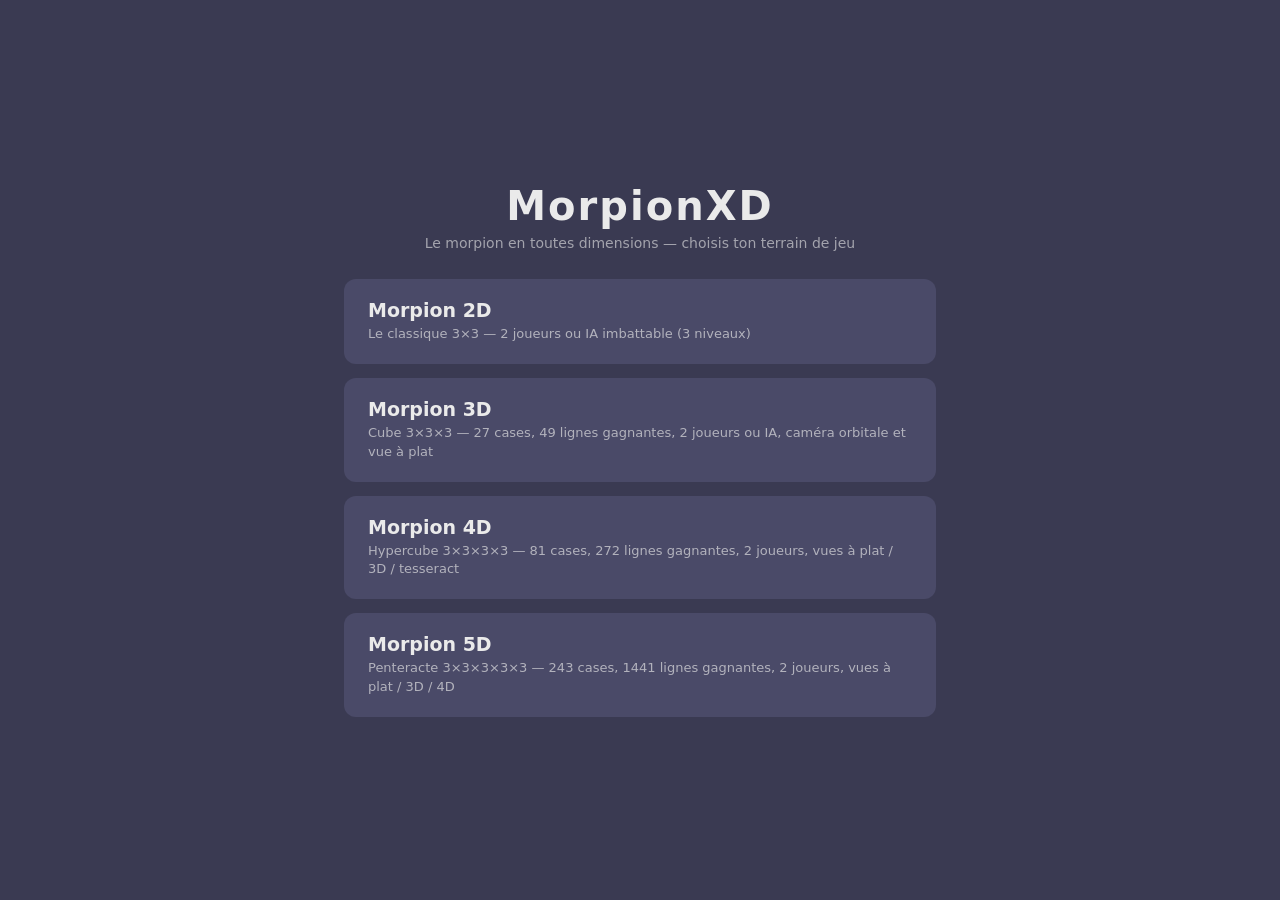
<file: index.html>
<!DOCTYPE html>
<html lang="fr">
<head>
  <meta charset="UTF-8">
  <meta name="viewport" content="width=device-width, initial-scale=1.0">
  <title>MorpionXD</title>
  <style>
    :root { --bg: #3a3a52; --panel: #4a4a68; --accent: #e94560; --text: #eaeaea; }
    * { box-sizing: border-box; margin: 0; padding: 0; }
    body {
      font-family: "Segoe UI", system-ui, sans-serif;
      background: var(--bg);
      color: var(--text);
      min-height: 100vh;
      min-height: 100dvh;
      display: flex;
      align-items: center;
      justify-content: center;
    }
    .menu { text-align: center; padding: 24px; width: min(96vw, 640px); }
    h1 { letter-spacing: 2px; font-size: clamp(28px, 6vw, 40px); }
    .subtitle { opacity: 0.6; font-size: 14px; margin: 6px 0 28px; }
    .games { display: flex; flex-direction: column; gap: 14px; }
    .game {
      display: block;
      background: var(--panel);
      border: 2px solid transparent;
      border-radius: 12px;
      padding: 18px 22px;
      text-decoration: none;
      color: var(--text);
      text-align: left;
      transition: all 0.15s ease;
    }
    .game:hover { border-color: var(--accent); transform: translateY(-2px); }
    .game h2 { font-size: 19px; margin-bottom: 4px; }
    .game p { font-size: 13px; opacity: 0.65; line-height: 1.45; }
  </style>
</head>
<body>
  <main class="menu">
    <h1>MorpionXD</h1>
    <p class="subtitle">Le morpion en toutes dimensions — choisis ton terrain de jeu</p>
    <nav class="games">
      <a class="game" href="2d/index.html">
        <h2>Morpion 2D</h2>
        <p>Le classique 3×3 — 2 joueurs ou IA imbattable (3 niveaux)</p>
      </a>
      <a class="game" href="3d/index.html">
        <h2>Morpion 3D</h2>
        <p>Cube 3×3×3 — 27 cases, 49 lignes gagnantes, 2 joueurs ou IA, caméra orbitale et vue à plat</p>
      </a>
      <a class="game" href="4d/index.html">
        <h2>Morpion 4D</h2>
        <p>Hypercube 3×3×3×3 — 81 cases, 272 lignes gagnantes, 2 joueurs, vues à plat / 3D / tesseract</p>
      </a>
      <a class="game" href="5d/index.html">
        <h2>Morpion 5D</h2>
        <p>Penteracte 3×3×3×3×3 — 243 cases, 1441 lignes gagnantes, 2 joueurs, vues à plat / 3D / 4D</p>
      </a>
    </nav>
  </main>
</body>
</html>
</file>
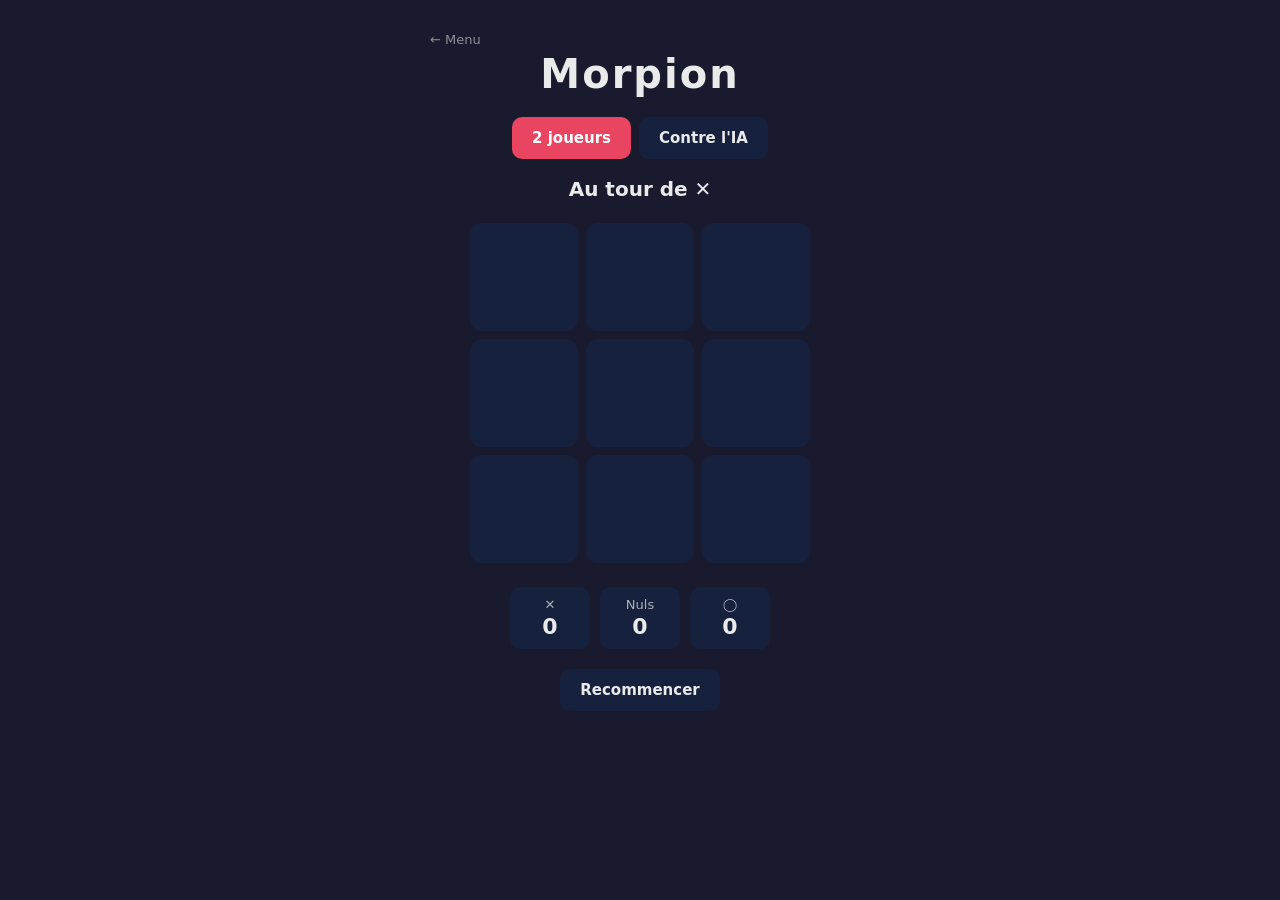
<file: 2d/index.html>
<!DOCTYPE html>
<html lang="fr">
<head>
  <meta charset="UTF-8">
  <meta name="viewport" content="width=device-width, initial-scale=1.0">
  <title>Morpion</title>
  <link rel="stylesheet" href="style.css">
</head>
<body>
  <main class="container">
    <a class="back" href="../index.html">← Menu</a>
    <h1>Morpion</h1>

    <div class="mode-selector">
      <button id="mode-pvp" class="mode active">2 joueurs</button>
      <button id="mode-ai" class="mode">Contre l'IA</button>
    </div>

    <div id="ai-options" class="ai-options hidden">
      <button class="level active" data-level="easy">Facile</button>
      <button class="level" data-level="medium">Moyen</button>
      <button class="level" data-level="hard">Difficile</button>
    </div>

    <p id="status" class="status">Au tour de ✕</p>

    <div id="board" class="board"></div>

    <div class="scores">
      <div class="score-box"><span>✕</span><b id="score-x">0</b></div>
      <div class="score-box"><span>Nuls</span><b id="score-draw">0</b></div>
      <div class="score-box"><span>◯</span><b id="score-o">0</b></div>
    </div>

    <button id="reset">Recommencer</button>
  </main>

  <script src="game.js"></script>
</body>
</html>
</file>
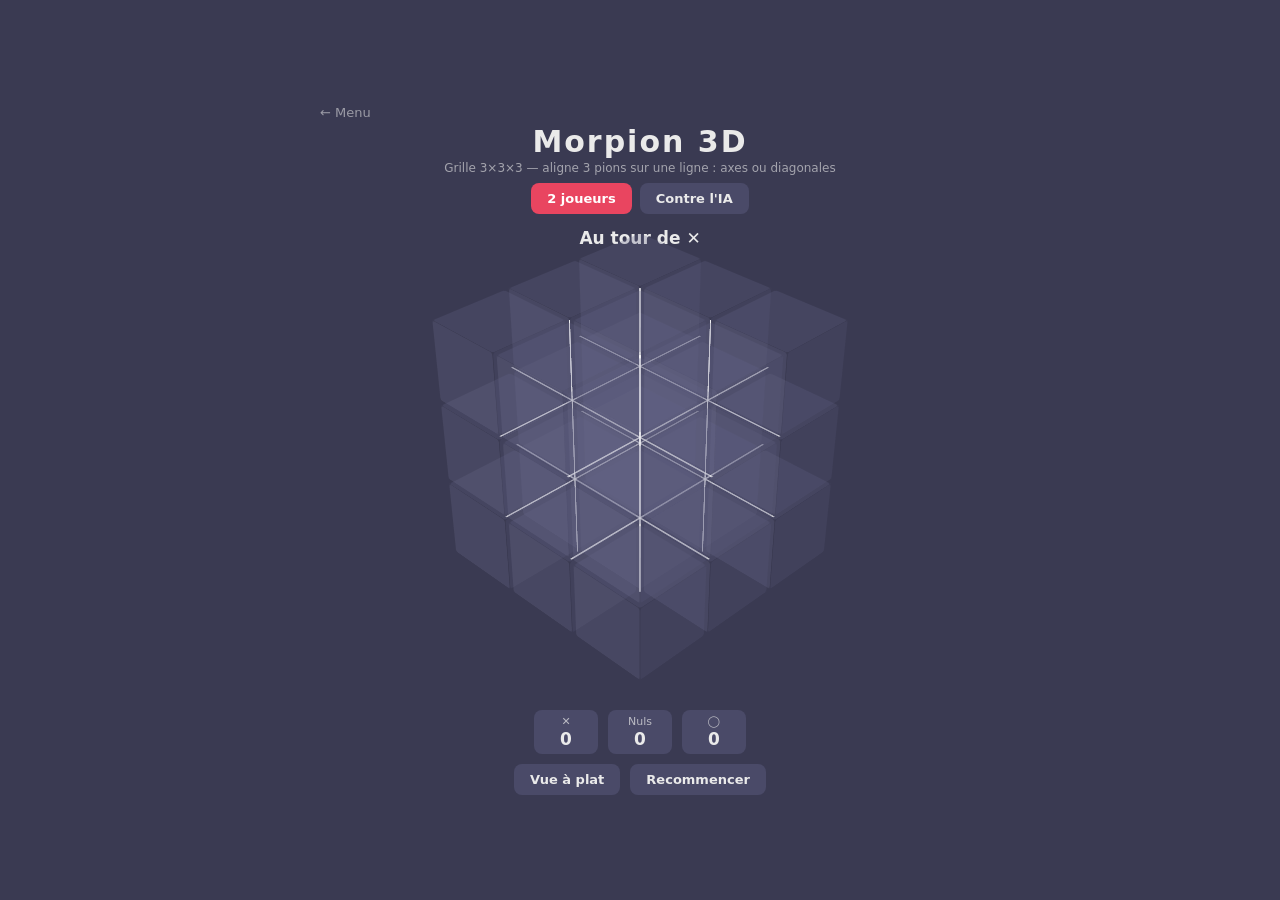
<file: 3d/index.html>
<!DOCTYPE html>
<html lang="fr">
<head>
  <meta charset="UTF-8">
  <meta name="viewport" content="width=device-width, initial-scale=1.0">
  <title>Morpion 3D</title>
  <link rel="stylesheet" href="style.css">
</head>
<body>
  <main class="container">
    <a class="back" href="../index.html">← Menu</a>
    <h1>Morpion 3D</h1>
    <p class="subtitle">Grille 3×3×3 — aligne 3 pions sur une ligne : axes ou diagonales</p>

    <div class="mode-selector">
      <button id="mode-pvp" class="mode active">2 joueurs</button>
      <button id="mode-ai" class="mode">Contre l'IA</button>
    </div>

    <div id="ai-options" class="ai-options hidden">
      <button class="level active" data-level="easy">Facile</button>
      <button class="level" data-level="medium">Moyen</button>
      <button class="level" data-level="hard">Difficile</button>
    </div>

    <p id="status" class="status">Au tour de ✕</p>

    <div id="board" class="board"></div>

    <div class="scores">
      <div class="score-box"><span>✕</span><b id="score-x">0</b></div>
      <div class="score-box"><span>Nuls</span><b id="score-draw">0</b></div>
      <div class="score-box"><span>◯</span><b id="score-o">0</b></div>
    </div>

    <div class="actions">
      <button id="view-toggle">Vue à plat</button>
      <button id="reset">Recommencer</button>
    </div>
  </main>

  <script src="game.js"></script>
</body>
</html>
</file>
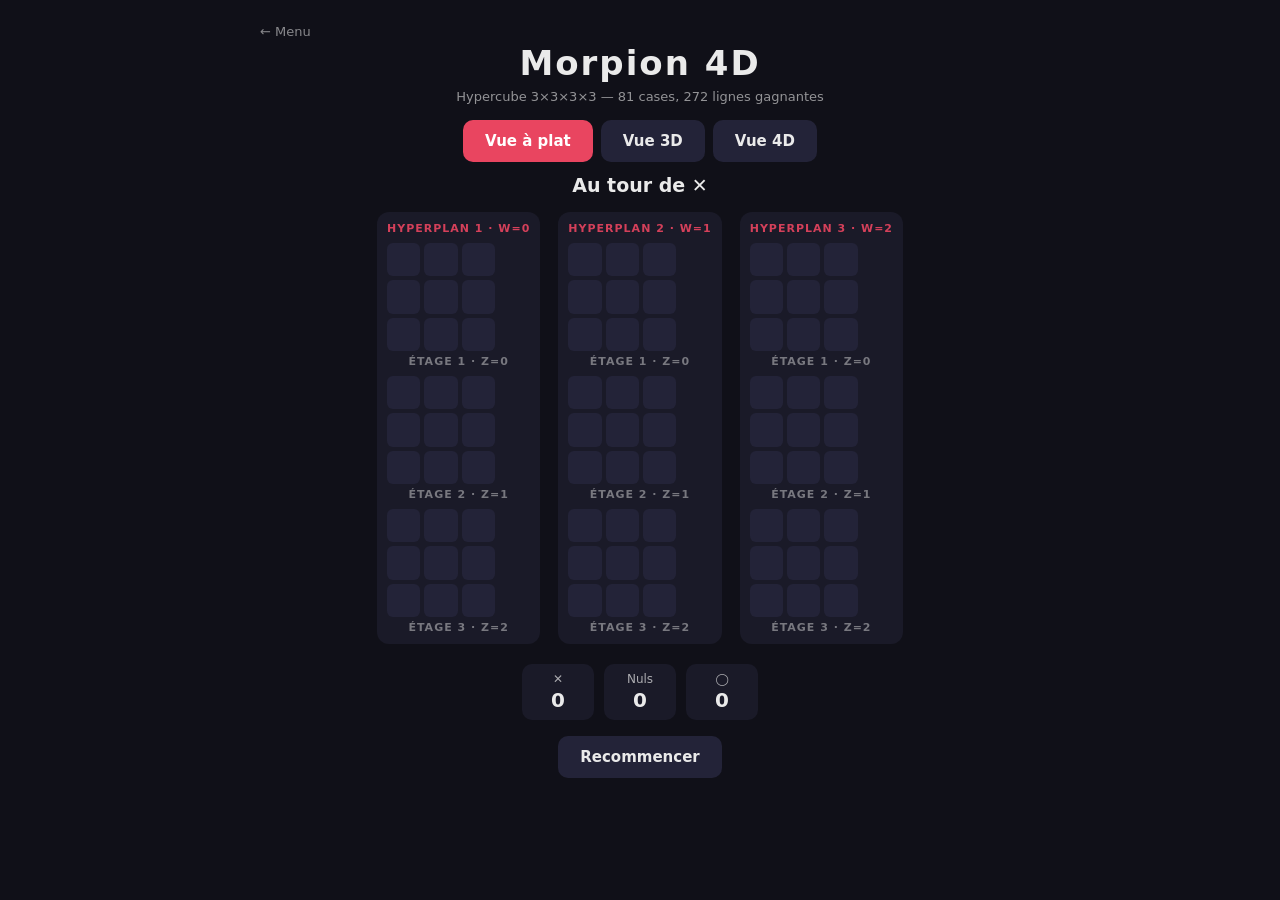
<file: 4d/index.html>
<!DOCTYPE html>
<html lang="fr">
<head>
  <meta charset="UTF-8">
  <meta name="viewport" content="width=device-width, initial-scale=1.0">
  <title>Morpion 4D</title>
  <link rel="stylesheet" href="style.css">
</head>
<body>
  <main class="container">
    <a class="back" href="../index.html">← Menu</a>
    <h1>Morpion 4D</h1>
    <p class="subtitle">Hypercube 3×3×3×3 — 81 cases, 272 lignes gagnantes</p>

    <div class="view-selector">
      <button id="view-flat" class="view active">Vue à plat</button>
      <button id="view-3d" class="view">Vue 3D</button>
      <button id="view-4d" class="view">Vue 4D</button>
    </div>

    <p id="status" class="status">Au tour de ✕</p>

    <div id="board" class="board"></div>

    <div class="scores">
      <div class="score-box"><span>✕</span><b id="score-x">0</b></div>
      <div class="score-box"><span>Nuls</span><b id="score-draw">0</b></div>
      <div class="score-box"><span>◯</span><b id="score-o">0</b></div>
    </div>

    <button id="reset">Recommencer</button>
  </main>

  <script src="game.js"></script>
</body>
</html>
</file>
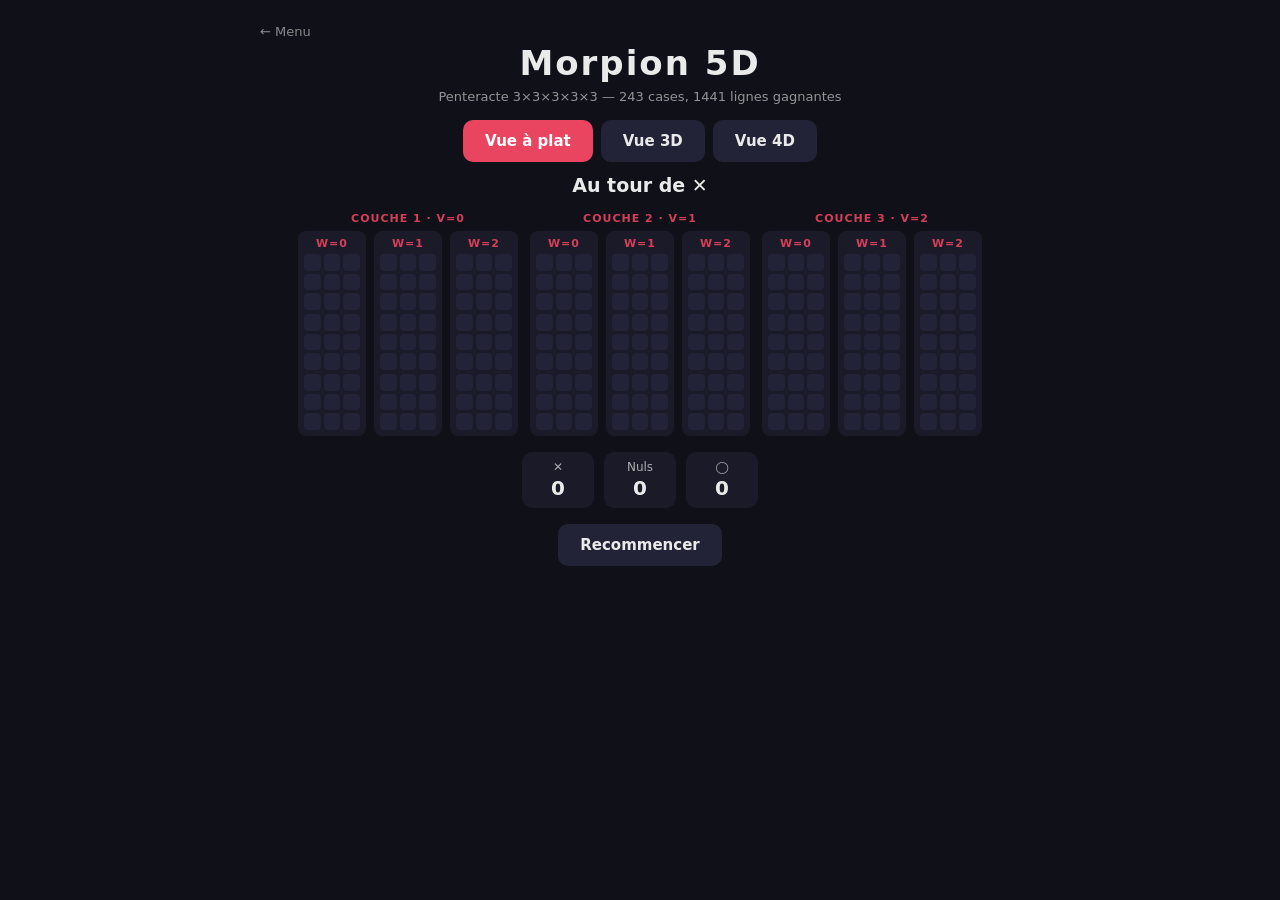
<file: 5d/index.html>
<!DOCTYPE html>
<html lang="fr">
<head>
  <meta charset="UTF-8">
  <meta name="viewport" content="width=device-width, initial-scale=1.0">
  <title>Morpion 5D</title>
  <link rel="stylesheet" href="style.css">
</head>
<body>
  <main class="container">
    <a class="back" href="../index.html">← Menu</a>
    <h1>Morpion 5D</h1>
    <p class="subtitle">Penteracte 3×3×3×3×3 — 243 cases, 1441 lignes gagnantes</p>

    <div class="view-selector">
      <button id="view-flat" class="view active">Vue à plat</button>
      <button id="view-3d" class="view">Vue 3D</button>
      <button id="view-4d" class="view">Vue 4D</button>
    </div>

    <p id="status" class="status">Au tour de ✕</p>

    <div id="board" class="board"></div>

    <div class="scores">
      <div class="score-box"><span>✕</span><b id="score-x">0</b></div>
      <div class="score-box"><span>Nuls</span><b id="score-draw">0</b></div>
      <div class="score-box"><span>◯</span><b id="score-o">0</b></div>
    </div>

    <button id="reset">Recommencer</button>
  </main>

  <script src="game.js"></script>
</body>
</html>
</file>
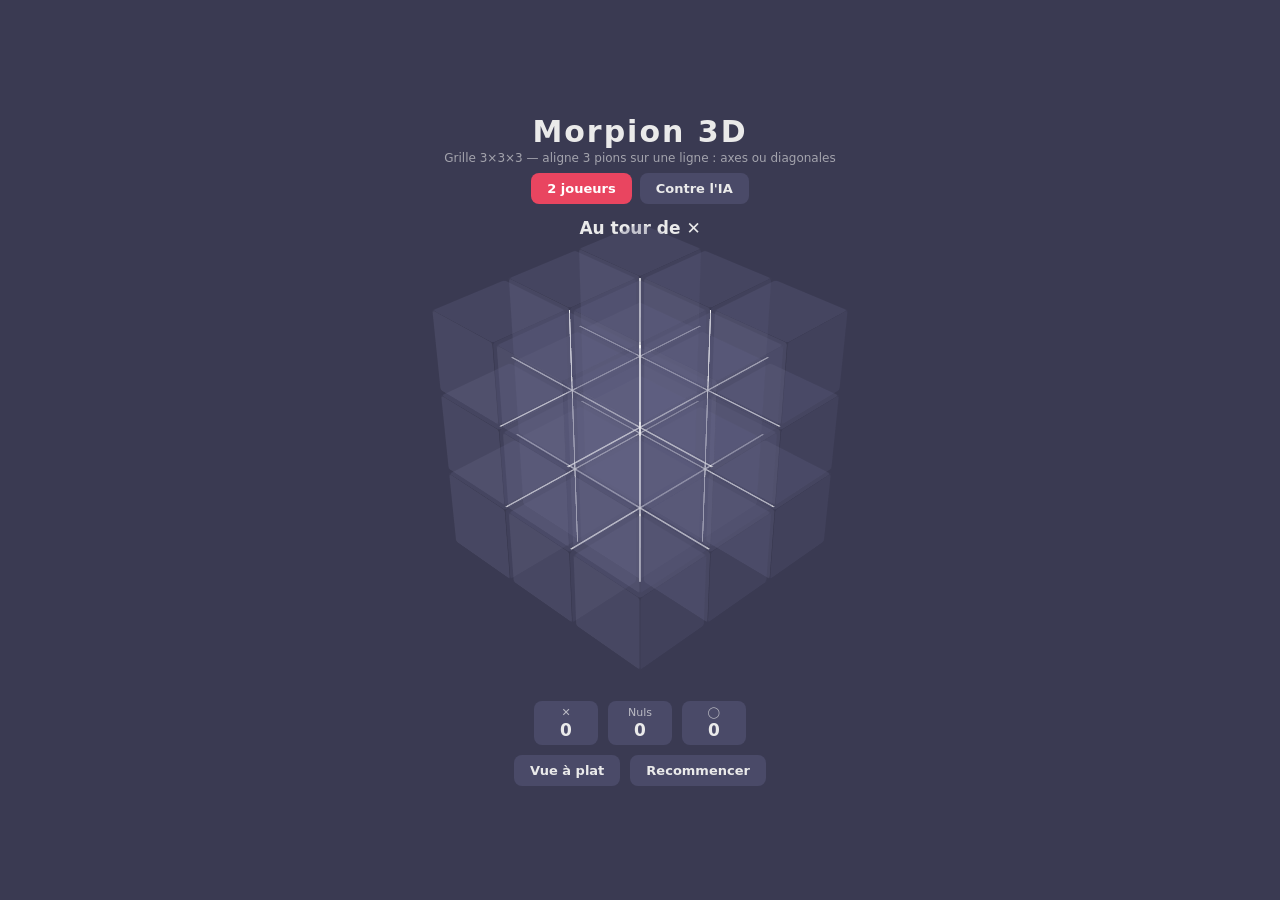
<file: morpion-3d/index.html>
<!DOCTYPE html>
<html lang="fr">
<head>
  <meta charset="UTF-8">
  <meta name="viewport" content="width=device-width, initial-scale=1.0">
  <title>Morpion 3D</title>
  <link rel="stylesheet" href="style.css">
</head>
<body>
  <main class="container">
    <h1>Morpion 3D</h1>
    <p class="subtitle">Grille 3×3×3 — aligne 3 pions sur une ligne : axes ou diagonales</p>

    <div class="mode-selector">
      <button id="mode-pvp" class="mode active">2 joueurs</button>
      <button id="mode-ai" class="mode">Contre l'IA</button>
    </div>

    <div id="ai-options" class="ai-options hidden">
      <button class="level active" data-level="easy">Facile</button>
      <button class="level" data-level="medium">Moyen</button>
      <button class="level" data-level="hard">Difficile</button>
    </div>

    <p id="status" class="status">Au tour de ✕</p>

    <div id="board" class="board"></div>

    <div class="scores">
      <div class="score-box"><span>✕</span><b id="score-x">0</b></div>
      <div class="score-box"><span>Nuls</span><b id="score-draw">0</b></div>
      <div class="score-box"><span>◯</span><b id="score-o">0</b></div>
    </div>

    <div class="actions">
      <button id="view-toggle">Vue à plat</button>
      <button id="reset">Recommencer</button>
    </div>
  </main>

  <script src="game.js"></script>
</body>
</html>
</file>
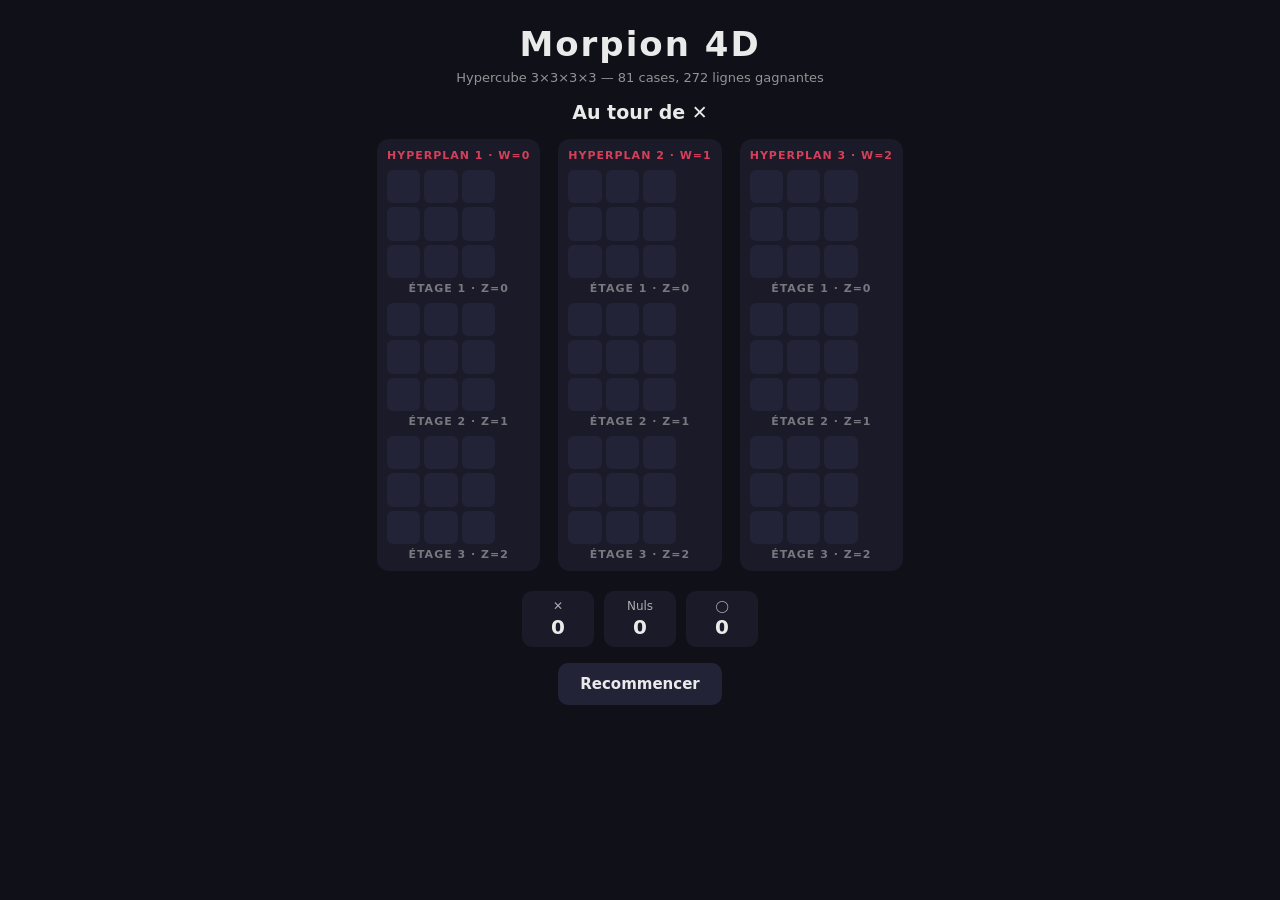
<file: morpion-4d/index.html>
<!DOCTYPE html>
<html lang="fr">
<head>
  <meta charset="UTF-8">
  <meta name="viewport" content="width=device-width, initial-scale=1.0">
  <title>Morpion 4D</title>
  <link rel="stylesheet" href="style.css">
</head>
<body>
  <main class="container">
    <h1>Morpion 4D</h1>
    <p class="subtitle">Hypercube 3×3×3×3 — 81 cases, 272 lignes gagnantes</p>

    <p id="status" class="status">Au tour de ✕</p>

    <div id="board" class="board"></div>

    <div class="scores">
      <div class="score-box"><span>✕</span><b id="score-x">0</b></div>
      <div class="score-box"><span>Nuls</span><b id="score-draw">0</b></div>
      <div class="score-box"><span>◯</span><b id="score-o">0</b></div>
    </div>

    <button id="reset">Recommencer</button>
  </main>

  <script src="game.js"></script>
</body>
</html>
</file>
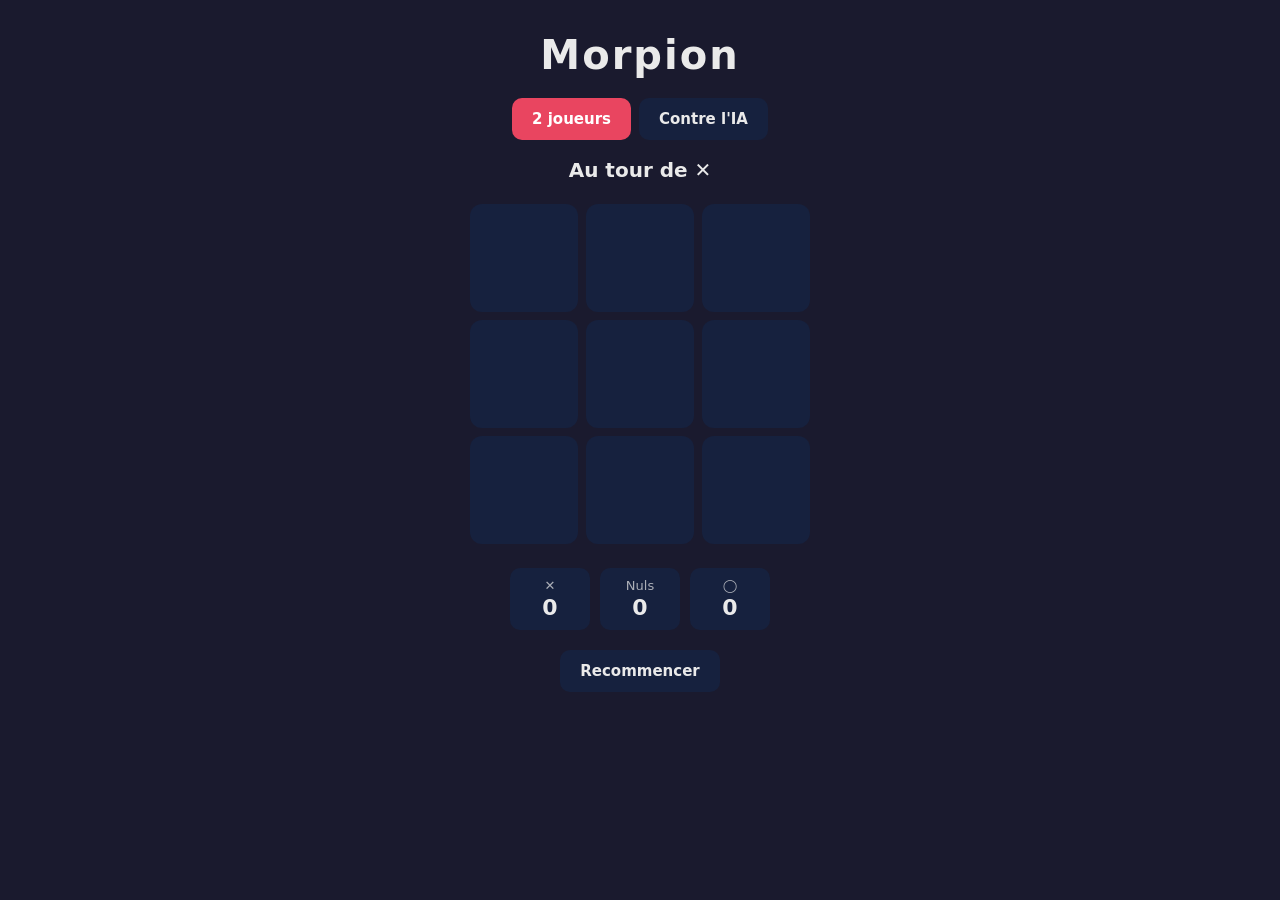
<file: morpion/index.html>
<!DOCTYPE html>
<html lang="fr">
<head>
  <meta charset="UTF-8">
  <meta name="viewport" content="width=device-width, initial-scale=1.0">
  <title>Morpion</title>
  <link rel="stylesheet" href="style.css">
</head>
<body>
  <main class="container">
    <h1>Morpion</h1>

    <div class="mode-selector">
      <button id="mode-pvp" class="mode active">2 joueurs</button>
      <button id="mode-ai" class="mode">Contre l'IA</button>
    </div>

    <div id="ai-options" class="ai-options hidden">
      <button class="level active" data-level="easy">Facile</button>
      <button class="level" data-level="medium">Moyen</button>
      <button class="level" data-level="hard">Difficile</button>
    </div>

    <p id="status" class="status">Au tour de ✕</p>

    <div id="board" class="board"></div>

    <div class="scores">
      <div class="score-box"><span>✕</span><b id="score-x">0</b></div>
      <div class="score-box"><span>Nuls</span><b id="score-draw">0</b></div>
      <div class="score-box"><span>◯</span><b id="score-o">0</b></div>
    </div>

    <button id="reset">Recommencer</button>
  </main>

  <script src="game.js"></script>
</body>
</html>
</file>
<file: 2d/style.css>
:root {
  --bg: #1a1a2e;
  --panel: #16213e;
  --accent: #e94560;
  --x-color: #00d9ff;
  --o-color: #ff6b9d;
  --text: #eaeaea;
}

* { box-sizing: border-box; margin: 0; padding: 0; }

body {
  font-family: "Segoe UI", system-ui, sans-serif;
  background: var(--bg);
  color: var(--text);
  min-height: 100vh;
  display: flex;
  justify-content: center;
  user-select: none;
}

.container {
  width: min(92vw, 420px);
  padding: 32px 0;
  text-align: center;
}

h1 {
  font-size: 40px;
  margin-bottom: 20px;
  letter-spacing: 2px;
}

.mode-selector, .ai-options {
  display: flex;
  justify-content: center;
  gap: 8px;
  margin-bottom: 12px;
}

button {
  font-family: inherit;
  font-size: 15px;
  font-weight: 600;
  color: var(--text);
  background: var(--panel);
  border: 2px solid transparent;
  border-radius: 10px;
  padding: 10px 18px;
  cursor: pointer;
  transition: all 0.15s ease;
}

button:hover { border-color: var(--accent); }

.mode.active, .level.active {
  background: var(--accent);
  color: white;
}

.hidden { display: none; }

.status {
  font-size: 20px;
  font-weight: 600;
  margin: 18px 0;
  min-height: 28px;
}

.board {
  display: grid;
  grid-template-columns: repeat(3, 1fr);
  gap: 8px;
  max-width: 340px;
  margin: 0 auto 24px;
}

.cell {
  aspect-ratio: 1;
  background: var(--panel);
  border-radius: 12px;
  font-size: 56px;
  font-weight: 800;
  display: flex;
  align-items: center;
  justify-content: center;
  cursor: pointer;
  transition: background 0.15s ease;
}

.cell:hover:not(.taken) { background: #1f2b52; }
.cell.taken { cursor: default; }

.cell.x { color: var(--x-color); }
.cell.o { color: var(--o-color); }

.cell.win {
  background: var(--accent);
  animation: pulse 0.6s ease infinite alternate;
}

@keyframes pulse {
  from { scale: 1; }
  to   { scale: 1.06; }
}

.scores {
  display: flex;
  justify-content: center;
  gap: 10px;
  margin-bottom: 20px;
}

.score-box {
  background: var(--panel);
  border-radius: 10px;
  padding: 10px 20px;
  display: flex;
  flex-direction: column;
  gap: 2px;
  min-width: 80px;
}

.score-box span { font-size: 13px; opacity: 0.7; }
.score-box b { font-size: 22px; }

.back {
  display: block;
  text-align: left;
  font-size: 13px;
  color: var(--text);
  text-decoration: none;
  opacity: 0.55;
  margin-bottom: 4px;
}

.back:hover { opacity: 1; }
</file>
<file: 3d/style.css>
:root {
  --bg: #3a3a52;
  --panel: #4a4a68;
  --accent: #e94560;
  --text: #eaeaea;
}

* { box-sizing: border-box; margin: 0; padding: 0; }

html { height: 100%; }

body {
  font-family: "Segoe UI", system-ui, sans-serif;
  background: var(--bg);
  color: var(--text);
  height: 100vh;
  height: 100dvh;
  overflow: hidden;
  display: flex;
  justify-content: center;
  user-select: none;
}

body.dragging, body.dragging * { cursor: grabbing !important; }

.container {
  --cube: min(52vmin, 32vh, 300px);
  --pad: calc(var(--cube) * 0.03);
  --gap: calc(var(--cube) * 0.02);
  --cellw: calc((var(--cube) - 2 * var(--pad) - 2 * var(--gap)) / 3);
  --ch: var(--cellw);
  --depth: calc(var(--cellw) + var(--gap));
  width: min(96vw, 640px);
  height: 100%;
  padding: 8px 0;
  text-align: center;
  cursor: grab;
  display: flex;
  flex-direction: column;
  justify-content: center;
}

h1 {
  font-size: clamp(20px, 4.5vh, 30px);
  letter-spacing: 2px;
}

.subtitle {
  font-size: 12px;
  opacity: 0.6;
  margin: 2px 0 8px;
}

.mode-selector, .ai-options {
  display: flex;
  justify-content: center;
  gap: 8px;
  margin-bottom: 8px;
}

button {
  font-family: inherit;
  font-size: 13px;
  font-weight: 600;
  color: var(--text);
  background: var(--panel);
  border: 2px solid transparent;
  border-radius: 8px;
  padding: 6px 14px;
  cursor: pointer;
  transition: all 0.15s ease;
}

button:hover { border-color: var(--accent); }

.mode.active, .level.active {
  background: var(--accent);
  color: white;
}

.hidden { display: none; }

.status {
  font-size: 17px;
  font-weight: 600;
  margin: 6px 0;
  min-height: 22px;
}

.board {
  position: relative;
  display: flex;
  justify-content: center;
  margin-top: var(--mt, 0px);
  margin-bottom: calc(8px + var(--mb, 0px));
}

.banner {
  position: absolute;
  inset: 0;
  z-index: 10;
  display: flex;
  align-items: center;
  justify-content: center;
  pointer-events: none;
  font-size: clamp(30px, 7vh, 52px);
  font-weight: 800;
  letter-spacing: 1px;
  color: #ffffff;
  text-shadow: 0 2px 14px rgba(0, 0, 0, 0.9), 0 0 30px rgba(0, 0, 0, 0.55);
  opacity: 0;
  transition: opacity 0.35s ease;
}

.banner.show { opacity: 0.85; }
.banner.x { color: #00d9ff; }
.banner.o { color: #ff6b9d; }

.scene {
  perspective: 1300px;
  width: min(92vw, calc(var(--cube) * 1.55));
  height: min(92vw, calc(var(--cube) * 1.55));
  display: flex;
  align-items: center;
  justify-content: center;
  touch-action: none;
}

.cube {
  position: relative;
  width: var(--cube);
  height: var(--cube);
  transform-style: preserve-3d;
  transform: rotateX(var(--rx)) rotateZ(var(--rz)) scale3d(var(--zoom), var(--zoom), var(--zoom));
  --rx: 55deg;
  --rz: 45deg;
  --zoom: 1;
}

.cube.smooth { transition: transform 0.45s ease; }

.cube.flat {
  transform: none;
  height: auto;
  width: auto;
  margin: 0 auto;
  display: flex;
  flex-direction: row;
  justify-content: center;
  gap: 12px;
}

.face {
  position: absolute;
  inset: 0;
  transform: translateZ(calc((var(--z) - 1) * var(--depth)));
  padding: var(--pad);
  transform-style: preserve-3d;
  background-image:
    linear-gradient(rgba(255, 255, 255, 0.7), rgba(255, 255, 255, 0.7)),
    linear-gradient(rgba(255, 255, 255, 0.7), rgba(255, 255, 255, 0.7)),
    linear-gradient(rgba(255, 255, 255, 0.7), rgba(255, 255, 255, 0.7)),
    linear-gradient(rgba(255, 255, 255, 0.7), rgba(255, 255, 255, 0.7));
  background-repeat: no-repeat;
  background-size:
    2px calc(100% - 2 * var(--pad)),
    2px calc(100% - 2 * var(--pad)),
    calc(100% - 2 * var(--pad)) 2px,
    calc(100% - 2 * var(--pad)) 2px;
  background-position:
    calc(var(--pad) + (100% - 2 * var(--pad) - 2 * var(--gap)) / 3 + var(--gap) / 2) var(--pad),
    calc(var(--pad) + 2 * (100% - 2 * var(--pad) - 2 * var(--gap)) / 3 + 3 * var(--gap) / 2) var(--pad),
    var(--pad) calc(var(--pad) + (100% - 2 * var(--pad) - 2 * var(--gap)) / 3 + var(--gap) / 2),
    var(--pad) calc(var(--pad) + 2 * (100% - 2 * var(--pad) - 2 * var(--gap)) / 3 + 3 * var(--gap) / 2);
}

.face.bottom { background-image: none; }

.vline {
  position: absolute;
  width: 0;
  height: 0;
  transform-style: preserve-3d;
  pointer-events: none;
  --vh: calc(3 * var(--cellw) + 2 * var(--gap));
}

.vline i {
  position: absolute;
  left: -1px;
  top: 0;
  width: 2px;
  height: var(--vh);
  transform-origin: 50% 0;
  background: rgba(255, 255, 255, 0.7);
}

.vline i.a { transform: translateZ(calc(-1 * var(--depth))) rotateX(90deg); }
.vline i.b { transform: translateZ(calc(-1 * var(--depth))) rotateY(90deg) rotateZ(90deg); }

.vline.p1 { left: calc(var(--pad) + var(--cellw) + var(--gap) / 2); top: calc(var(--pad) + var(--cellw) + var(--gap) / 2); }
.vline.p2 { left: calc(var(--pad) + var(--cellw) + var(--gap) / 2); top: calc(var(--pad) + 2 * var(--cellw) + 3 * var(--gap) / 2); }
.vline.p3 { left: calc(var(--pad) + 2 * var(--cellw) + 3 * var(--gap) / 2); top: calc(var(--pad) + var(--cellw) + var(--gap) / 2); }
.vline.p4 { left: calc(var(--pad) + 2 * var(--cellw) + 3 * var(--gap) / 2); top: calc(var(--pad) + 2 * var(--cellw) + 3 * var(--gap) / 2); }

.cube.flat .vline { display: none; }

.face-grid {
  display: grid;
  grid-template-columns: repeat(3, 1fr);
  grid-template-rows: repeat(3, 1fr);
  gap: var(--gap);
  width: 100%;
  height: 100%;
  transform-style: preserve-3d;
}

.cellbox {
  position: relative;
  transform-style: preserve-3d;
  cursor: pointer;
  border-radius: 4px;
}

.cellbox.taken { cursor: default; }

.cellbox:not(.taken):hover { background: rgba(58, 58, 104, 0.85); }

.cellbox:not(.taken):hover .cf { filter: brightness(1.4); }

.cellbox.last { box-shadow: 0 0 0 2px var(--accent); }

.cellcube {
  position: absolute;
  inset: 0;
  transform-style: preserve-3d;
}

.cf {
  position: absolute;
  border-radius: 3px;
  backface-visibility: hidden;
  pointer-events: none;
}

.cf.top {
  inset: 0;
  transform: translateZ(var(--ch));
  background: rgba(96, 96, 132, 0.28);
}

.cf.north {
  top: 0; left: 0; right: 0;
  height: var(--ch);
  transform-origin: 50% 0;
  transform: rotateX(90deg);
  background: rgba(64, 64, 94, 0.2);
}

.cf.south {
  bottom: 0; left: 0; right: 0;
  height: var(--ch);
  transform-origin: 50% 100%;
  transform: rotateX(-90deg);
  background: rgba(112, 112, 148, 0.24);
}

.cf.west {
  top: 0; bottom: 0; left: 0;
  width: var(--ch);
  transform-origin: 0 50%;
  transform: rotateY(-90deg);
  background: rgba(76, 76, 110, 0.22);
}

.cf.east {
  top: 0; bottom: 0; right: 0;
  width: var(--ch);
  transform-origin: 100% 50%;
  transform: rotateY(90deg);
  background: rgba(88, 88, 122, 0.23);
}

.cellbox.x .cf.top,
.cellbox.x .cf.north,
.cellbox.x .cf.south,
.cellbox.x .cf.west,
.cellbox.x .cf.east { background: rgba(0, 217, 255, 0.4); }

.cellbox.o .cf.top,
.cellbox.o .cf.north,
.cellbox.o .cf.south,
.cellbox.o .cf.west,
.cellbox.o .cf.east { background: rgba(255, 107, 157, 0.4); }

.cellbox.win.x .cf.top,
.cellbox.win.x .cf.north,
.cellbox.win.x .cf.south,
.cellbox.win.x .cf.west,
.cellbox.win.x .cf.east { background: rgba(0, 217, 255, 0.88); }

.cellbox.win.o .cf.top,
.cellbox.win.o .cf.north,
.cellbox.win.o .cf.south,
.cellbox.win.o .cf.west,
.cellbox.win.o .cf.east { background: rgba(255, 107, 157, 0.88); }

.mark {
  position: absolute;
  left: 50%;
  top: 50%;
  width: calc(var(--cube) * 0.21);
  height: calc(var(--cube) * 0.21);
  color: #ffffff;
  transform: translate(-50%, -50%) translateZ(calc(var(--ch) / 2)) rotateZ(calc(-1 * var(--rz))) rotateX(calc(-1 * var(--rx)));
  pointer-events: none;
}

.mark svg {
  width: 100%;
  height: 100%;
  display: block;
  filter: drop-shadow(0 1px 2px rgba(0, 0, 0, 0.9));
}

.cube.flat .face {
  position: relative;
  inset: auto;
  transform: none;
  background: transparent;
  border: none;
  padding: 0;
  width: calc(var(--cube) * 0.65);
  flex: 0 0 auto;
}

.cube.flat .face-grid {
  height: auto;
  background-image:
    linear-gradient(rgba(255, 255, 255, 0.7), rgba(255, 255, 255, 0.7)),
    linear-gradient(rgba(255, 255, 255, 0.7), rgba(255, 255, 255, 0.7)),
    linear-gradient(rgba(255, 255, 255, 0.7), rgba(255, 255, 255, 0.7)),
    linear-gradient(rgba(255, 255, 255, 0.7), rgba(255, 255, 255, 0.7));
  background-repeat: no-repeat;
  background-size: 2px 100%, 2px 100%, 100% 2px, 100% 2px;
  background-position:
    calc((100% - 2 * var(--gap)) / 3 + var(--gap) / 2) 0,
    calc(2 * (100% - 2 * var(--gap)) / 3 + 3 * var(--gap) / 2) 0,
    0 calc((100% - 2 * var(--gap)) / 3 + var(--gap) / 2),
    0 calc(2 * (100% - 2 * var(--gap)) / 3 + 3 * var(--gap) / 2);
}

.cube.flat .cellcube { position: static; }

.cube.flat .cellbox {
  background: var(--cell, #4c4c6e);
  aspect-ratio: 1;
}

.cube.flat .cellbox:not(.taken):hover { background: #45457a; }

.cube.flat .cellbox.win.x { background: rgba(0, 217, 255, 0.88); }
.cube.flat .cellbox.win.o { background: rgba(255, 107, 157, 0.88); }

.cube.flat .cf { display: none; }

.cube.flat .mark {
  position: static;
  transform: none;
  display: flex;
  align-items: center;
  justify-content: center;
  width: 100%;
  height: 100%;
  padding: 12%;
}

.scores {
  display: flex;
  justify-content: center;
  gap: 10px;
  margin-bottom: 10px;
}

.score-box {
  background: var(--panel);
  border-radius: 8px;
  padding: 5px 14px;
  display: flex;
  flex-direction: column;
  gap: 1px;
  min-width: 64px;
}

.score-box span { font-size: 11px; opacity: 0.7; }
.score-box b { font-size: 17px; }

.actions {
  display: flex;
  justify-content: center;
  gap: 10px;
}

.back {
  display: block;
  text-align: left;
  font-size: 13px;
  color: var(--text);
  text-decoration: none;
  opacity: 0.55;
  margin-bottom: 4px;
}

.back:hover { opacity: 1; }
</file>
<file: 4d/style.css>
:root {
  --bg: #101018;
  --panel: #1a1a28;
  --cell: #232338;
  --accent: #e94560;
  --x-color: #00d9ff;
  --o-color: #ff6b9d;
  --text: #eaeaea;
}

* { box-sizing: border-box; margin: 0; padding: 0; }

body {
  font-family: "Segoe UI", system-ui, sans-serif;
  background: var(--bg);
  color: var(--text);
  min-height: 100vh;
  display: flex;
  justify-content: center;
  user-select: none;
}

.container {
  width: min(98vw, 760px);
  padding: 24px 0;
  text-align: center;
}

h1 {
  font-size: 34px;
  letter-spacing: 2px;
}

.subtitle {
  font-size: 13px;
  opacity: 0.6;
  margin: 6px 0 16px;
}

.status {
  font-size: 19px;
  font-weight: 600;
  margin: 12px 0;
  min-height: 26px;
}

.board {
  display: flex;
  flex-wrap: wrap;
  justify-content: center;
  gap: 18px;
  margin-bottom: 20px;
}

.hyper {
  background: var(--panel);
  border-radius: 12px;
  padding: 10px;
  display: flex;
  flex-direction: column;
  gap: 8px;
}

.hyper-label, .layer-label {
  font-size: 11px;
  font-weight: 700;
  letter-spacing: 1px;
  text-transform: uppercase;
}

.hyper-label { color: var(--accent); opacity: 0.9; }
.layer-label { opacity: 0.45; }

.layer {
  display: flex;
  flex-direction: column;
  gap: 4px;
}

.layer-grid {
  display: grid;
  grid-template-columns: repeat(3, 1fr);
  gap: 4px;
  width: 108px;
}

.cell {
  aspect-ratio: 1;
  background: var(--cell);
  border-radius: 6px;
  font-size: 22px;
  font-weight: 800;
  display: flex;
  align-items: center;
  justify-content: center;
  cursor: pointer;
  transition: background 0.15s ease, transform 0.1s ease;
}

.cell:hover:not(.taken) {
  background: #33335a;
  transform: scale(1.08);
}

.cell.taken { cursor: default; }

.cell.x { color: var(--x-color); }
.cell.o { color: var(--o-color); }

.cell.last {
  box-shadow: 0 0 0 2px var(--accent);
}

.cell.win {
  background: var(--accent);
  animation: pulse 0.6s ease infinite alternate;
}

@keyframes pulse {
  from { scale: 1; }
  to   { scale: 1.1; }
}

.scores {
  display: flex;
  justify-content: center;
  gap: 10px;
  margin-bottom: 16px;
}

.score-box {
  background: var(--panel);
  border-radius: 10px;
  padding: 8px 18px;
  display: flex;
  flex-direction: column;
  gap: 2px;
  min-width: 72px;
}

.score-box span { font-size: 12px; opacity: 0.7; }
.score-box b { font-size: 20px; }

button {
  font-family: inherit;
  font-size: 15px;
  font-weight: 600;
  color: var(--text);
  background: var(--cell);
  border: 2px solid transparent;
  border-radius: 10px;
  padding: 10px 20px;
  cursor: pointer;
  transition: all 0.15s ease;
}

button:hover { border-color: var(--accent); }

.back {
  display: block;
  text-align: left;
  font-size: 13px;
  color: var(--text);
  text-decoration: none;
  opacity: 0.55;
  margin-bottom: 4px;
}

.back:hover { opacity: 1; }

/* ===== Sélecteur de vue ===== */

.view-selector {
  display: flex;
  justify-content: center;
  gap: 8px;
  margin-bottom: 8px;
}

.view.active { background: var(--accent); color: white; }

/* ===== Vues 3D (3 cubes côte à côte) et 4D (éclatée) ===== */

.board.triple,
.board.tesseract {
  flex-wrap: nowrap;
  align-items: center;
  gap: 10px;
  margin-top: var(--mt, 0px);
  margin-bottom: calc(12px + var(--mb, 0px));
  transform: scale(var(--zoom));
  --zoom: 1;
}

.board.triple { --cube: min(24vmin, 19vh, 160px); }
.board.tesseract { --cube: min(34vmin, 24vh, 200px); }

.board.triple .scene {
  width: calc(var(--cube) * 1.35);
  height: calc(var(--cube) * 1.35);
}

.board.tesseract .scene {
  width: calc(var(--cube) * 1.6);
  height: calc(var(--cube) * 1.6);
}

.scene {
  perspective: 1300px;
  display: flex;
  align-items: center;
  justify-content: center;
  touch-action: none;
}

.cube {
  position: relative;
  width: var(--cube);
  height: var(--cube);
  transform-style: preserve-3d;
  transform: rotateX(var(--rx)) rotateZ(var(--rz));
  --rx: 55deg;
  --rz: 45deg;
  --zoom: 1;
  --pad: calc(var(--cube) * 0.03);
  --gap: calc(var(--cube) * 0.02);
  --cellw: calc((var(--cube) - 2 * var(--pad) - 2 * var(--gap)) / 3);
  --ch: var(--cellw);
  --depth: calc(var(--cellw) + var(--gap));
  cursor: grab;
}

body.dragging, body.dragging * { cursor: grabbing !important; }

.sub {
  position: absolute;
  inset: 0;
  transform: scale3d(var(--s), var(--s), var(--s));
  transform-style: preserve-3d;
}

.face {
  position: absolute;
  inset: 0;
  transform: translateZ(calc((var(--z) - 1) * var(--depth)));
  padding: var(--pad);
  transform-style: preserve-3d;
  background-image:
    linear-gradient(rgba(255, 255, 255, 0.7), rgba(255, 255, 255, 0.7)),
    linear-gradient(rgba(255, 255, 255, 0.7), rgba(255, 255, 255, 0.7)),
    linear-gradient(rgba(255, 255, 255, 0.7), rgba(255, 255, 255, 0.7)),
    linear-gradient(rgba(255, 255, 255, 0.7), rgba(255, 255, 255, 0.7));
  background-repeat: no-repeat;
  background-size:
    2px calc(100% - 2 * var(--pad)),
    2px calc(100% - 2 * var(--pad)),
    calc(100% - 2 * var(--pad)) 2px,
    calc(100% - 2 * var(--pad)) 2px;
  background-position:
    calc(var(--pad) + (100% - 2 * var(--pad) - 2 * var(--gap)) / 3 + var(--gap) / 2) var(--pad),
    calc(var(--pad) + 2 * (100% - 2 * var(--pad) - 2 * var(--gap)) / 3 + 3 * var(--gap) / 2) var(--pad),
    var(--pad) calc(var(--pad) + (100% - 2 * var(--pad) - 2 * var(--gap)) / 3 + var(--gap) / 2),
    var(--pad) calc(var(--pad) + 2 * (100% - 2 * var(--pad) - 2 * var(--gap)) / 3 + 3 * var(--gap) / 2);
}

.face.bottom { background-image: none; }

.face-grid {
  display: grid;
  grid-template-columns: repeat(3, 1fr);
  grid-template-rows: repeat(3, 1fr);
  gap: var(--gap);
  width: 100%;
  height: 100%;
  transform-style: preserve-3d;
}

.cellbox {
  position: relative;
  transform-style: preserve-3d;
  cursor: pointer;
  border-radius: 4px;
}

.cellbox.taken { cursor: default; }

.cellbox:not(.taken):hover { background: rgba(58, 58, 104, 0.85); }

.cellbox:not(.taken):hover .cf { background: rgba(255, 255, 255, 0.16); }

.cellbox.last { box-shadow: 0 0 0 2px var(--accent); }

.cellcube {
  position: absolute;
  inset: 0;
  transform-style: preserve-3d;
}

.cf {
  position: absolute;
  border-radius: 3px;
  backface-visibility: hidden;
  pointer-events: none;
}

.cf.top {
  inset: 0;
  transform: translateZ(var(--ch));
  background: rgba(96, 96, 132, 0.28);
}

.cf.north {
  top: 0; left: 0; right: 0;
  height: var(--ch);
  transform-origin: 50% 0;
  transform: rotateX(90deg);
  background: rgba(64, 64, 94, 0.2);
}

.cf.south {
  bottom: 0; left: 0; right: 0;
  height: var(--ch);
  transform-origin: 50% 100%;
  transform: rotateX(-90deg);
  background: rgba(112, 112, 148, 0.24);
}

.cf.west {
  top: 0; bottom: 0; left: 0;
  width: var(--ch);
  transform-origin: 0 50%;
  transform: rotateY(-90deg);
  background: rgba(76, 76, 110, 0.22);
}

.cf.east {
  top: 0; bottom: 0; right: 0;
  width: var(--ch);
  transform-origin: 100% 50%;
  transform: rotateY(90deg);
  background: rgba(88, 88, 122, 0.23);
}

.cellbox.x .cf.top,
.cellbox.x .cf.north,
.cellbox.x .cf.south,
.cellbox.x .cf.west,
.cellbox.x .cf.east { background: rgba(0, 217, 255, 0.4); }

.cellbox.o .cf.top,
.cellbox.o .cf.north,
.cellbox.o .cf.south,
.cellbox.o .cf.west,
.cellbox.o .cf.east { background: rgba(255, 107, 157, 0.4); }

.cellbox.win.x .cf.top,
.cellbox.win.x .cf.north,
.cellbox.win.x .cf.south,
.cellbox.win.x .cf.west,
.cellbox.win.x .cf.east { background: rgba(0, 217, 255, 0.88); }

.cellbox.win.o .cf.top,
.cellbox.win.o .cf.north,
.cellbox.win.o .cf.south,
.cellbox.win.o .cf.west,
.cellbox.win.o .cf.east { background: rgba(255, 107, 157, 0.88); }

.mark {
  position: absolute;
  left: 50%;
  top: 50%;
  width: calc(var(--cube) * 0.21);
  height: calc(var(--cube) * 0.21);
  color: #ffffff;
  transform: translate(-50%, -50%) translateZ(calc(var(--ch) / 2)) rotateZ(calc(-1 * var(--rz))) rotateX(calc(-1 * var(--rx)));
  pointer-events: none;
}

.mark svg {
  width: 100%;
  height: 100%;
  display: block;
  filter: drop-shadow(0 1px 2px rgba(0, 0, 0, 0.9));
}

.vline {
  position: absolute;
  width: 0;
  height: 0;
  transform-style: preserve-3d;
  pointer-events: none;
  --vh: calc(3 * var(--cellw) + 2 * var(--gap));
}

.vline i {
  position: absolute;
  left: -1px;
  top: 0;
  width: 2px;
  height: var(--vh);
  transform-origin: 50% 0;
  background: rgba(255, 255, 255, 0.7);
}

.vline i.a { transform: translateZ(calc(-1 * var(--depth))) rotateX(90deg); }
.vline i.b { transform: translateZ(calc(-1 * var(--depth))) rotateY(90deg) rotateZ(90deg); }

.vline.p1 { left: calc(var(--pad) + var(--cellw) + var(--gap) / 2); top: calc(var(--pad) + var(--cellw) + var(--gap) / 2); }
.vline.p2 { left: calc(var(--pad) + var(--cellw) + var(--gap) / 2); top: calc(var(--pad) + 2 * var(--cellw) + 3 * var(--gap) / 2); }
.vline.p3 { left: calc(var(--pad) + 2 * var(--cellw) + 3 * var(--gap) / 2); top: calc(var(--pad) + var(--cellw) + var(--gap) / 2); }
.vline.p4 { left: calc(var(--pad) + 2 * var(--cellw) + 3 * var(--gap) / 2); top: calc(var(--pad) + 2 * var(--cellw) + 3 * var(--gap) / 2); }
</file>
<file: 5d/style.css>
:root {
  --bg: #101018;
  --panel: #1a1a28;
  --cell: #232338;
  --accent: #e94560;
  --x-color: #00d9ff;
  --o-color: #ff6b9d;
  --text: #eaeaea;
}

* { box-sizing: border-box; margin: 0; padding: 0; }

body {
  font-family: "Segoe UI", system-ui, sans-serif;
  background: var(--bg);
  color: var(--text);
  min-height: 100vh;
  display: flex;
  justify-content: center;
  user-select: none;
}

.container {
  width: min(98vw, 760px);
  padding: 24px 0;
  text-align: center;
}

h1 {
  font-size: 34px;
  letter-spacing: 2px;
}

.subtitle {
  font-size: 13px;
  opacity: 0.6;
  margin: 6px 0 16px;
}

.status {
  font-size: 19px;
  font-weight: 600;
  margin: 12px 0;
  min-height: 26px;
}

.board {
  display: flex;
  flex-wrap: wrap;
  justify-content: center;
  align-items: flex-start;
  gap: 12px;
  margin-bottom: 16px;
}

.vgroup {
  display: flex;
  flex-direction: column;
  align-items: center;
  gap: 6px;
}

.v-row {
  display: flex;
  gap: 8px;
}

.v-label {
  font-size: 11px;
  font-weight: 700;
  letter-spacing: 1px;
  text-transform: uppercase;
  color: var(--accent);
  opacity: 0.9;
}

.hyper {
  background: var(--panel);
  border-radius: 8px;
  padding: 6px;
  display: flex;
  flex-direction: column;
  gap: 4px;
}

.hyper-label, .layer-label {
  font-size: 11px;
  font-weight: 700;
  letter-spacing: 1px;
  text-transform: uppercase;
}

.hyper-label { color: var(--accent); opacity: 0.9; }
.layer-label { opacity: 0.45; }

.layer {
  display: flex;
  flex-direction: column;
  gap: 4px;
}

.layer-grid {
  display: grid;
  grid-template-columns: repeat(3, 1fr);
  gap: 3px;
  width: 56px;
}

.cell {
  aspect-ratio: 1;
  background: var(--cell);
  border-radius: 4px;
  font-size: 13px;
  font-weight: 800;
  display: flex;
  align-items: center;
  justify-content: center;
  cursor: pointer;
  transition: background 0.15s ease, transform 0.1s ease;
}

.cell:hover:not(.taken) {
  background: #33335a;
  transform: scale(1.08);
}

.cell.taken { cursor: default; }

.cell.x { color: var(--x-color); }
.cell.o { color: var(--o-color); }

.cell.last {
  box-shadow: 0 0 0 2px var(--accent);
}

.cell.win {
  background: var(--accent);
  animation: pulse 0.6s ease infinite alternate;
}

@keyframes pulse {
  from { scale: 1; }
  to   { scale: 1.1; }
}

.scores {
  display: flex;
  justify-content: center;
  gap: 10px;
  margin-bottom: 16px;
}

.score-box {
  background: var(--panel);
  border-radius: 10px;
  padding: 8px 18px;
  display: flex;
  flex-direction: column;
  gap: 2px;
  min-width: 72px;
}

.score-box span { font-size: 12px; opacity: 0.7; }
.score-box b { font-size: 20px; }

button {
  font-family: inherit;
  font-size: 15px;
  font-weight: 600;
  color: var(--text);
  background: var(--cell);
  border: 2px solid transparent;
  border-radius: 10px;
  padding: 10px 20px;
  cursor: pointer;
  transition: all 0.15s ease;
}

button:hover { border-color: var(--accent); }

.back {
  display: block;
  text-align: left;
  font-size: 13px;
  color: var(--text);
  text-decoration: none;
  opacity: 0.55;
  margin-bottom: 4px;
}

.back:hover { opacity: 1; }

/* ===== Sélecteur de vue ===== */

.view-selector {
  display: flex;
  justify-content: center;
  gap: 8px;
  margin-bottom: 8px;
}

.view.active { background: var(--accent); color: white; }

/* ===== Vues 3D (3 cubes côte à côte) et 4D (éclatée) ===== */

.board.triple,
.board.tesseract {
  flex-wrap: nowrap;
  align-items: center;
  gap: 10px;
  margin-top: var(--mt, 0px);
  margin-bottom: calc(12px + var(--mb, 0px));
  transform: scale(var(--zoom));
  --zoom: 1;
}

.board.triple {
  --cube: min(15vmin, 12vh, 100px);
  flex-direction: column;
  gap: 8px;
}

.cube-row {
  display: flex;
  justify-content: center;
  gap: 10px;
}
.board.tesseract { --cube: min(15vmin, 12vh, 100px); }

.board.triple .scene {
  width: calc(var(--cube) * 1.35);
  height: calc(var(--cube) * 1.35);
}

.board.tesseract .scene {
  width: calc(var(--cube) * 1.6);
  height: calc(var(--cube) * 1.6);
}

.scene {
  perspective: 1300px;
  display: flex;
  align-items: center;
  justify-content: center;
  touch-action: none;
}

.cube {
  position: relative;
  width: var(--cube);
  height: var(--cube);
  transform-style: preserve-3d;
  transform: rotateX(var(--rx)) rotateZ(var(--rz));
  --rx: 55deg;
  --rz: 45deg;
  --zoom: 1;
  --pad: calc(var(--cube) * 0.03);
  --gap: calc(var(--cube) * 0.02);
  --cellw: calc((var(--cube) - 2 * var(--pad) - 2 * var(--gap)) / 3);
  --ch: var(--cellw);
  --depth: calc(var(--cellw) + var(--gap));
  cursor: grab;
}

body.dragging, body.dragging * { cursor: grabbing !important; }

.sub {
  position: absolute;
  inset: 0;
  transform: scale3d(var(--s), var(--s), var(--s));
  transform-style: preserve-3d;
}

.face {
  position: absolute;
  inset: 0;
  transform: translateZ(calc((var(--z) - 1) * var(--depth)));
  padding: var(--pad);
  transform-style: preserve-3d;
  background-image:
    linear-gradient(rgba(255, 255, 255, 0.7), rgba(255, 255, 255, 0.7)),
    linear-gradient(rgba(255, 255, 255, 0.7), rgba(255, 255, 255, 0.7)),
    linear-gradient(rgba(255, 255, 255, 0.7), rgba(255, 255, 255, 0.7)),
    linear-gradient(rgba(255, 255, 255, 0.7), rgba(255, 255, 255, 0.7));
  background-repeat: no-repeat;
  background-size:
    2px calc(100% - 2 * var(--pad)),
    2px calc(100% - 2 * var(--pad)),
    calc(100% - 2 * var(--pad)) 2px,
    calc(100% - 2 * var(--pad)) 2px;
  background-position:
    calc(var(--pad) + (100% - 2 * var(--pad) - 2 * var(--gap)) / 3 + var(--gap) / 2) var(--pad),
    calc(var(--pad) + 2 * (100% - 2 * var(--pad) - 2 * var(--gap)) / 3 + 3 * var(--gap) / 2) var(--pad),
    var(--pad) calc(var(--pad) + (100% - 2 * var(--pad) - 2 * var(--gap)) / 3 + var(--gap) / 2),
    var(--pad) calc(var(--pad) + 2 * (100% - 2 * var(--pad) - 2 * var(--gap)) / 3 + 3 * var(--gap) / 2);
}

.face.bottom { background-image: none; }

.face-grid {
  display: grid;
  grid-template-columns: repeat(3, 1fr);
  grid-template-rows: repeat(3, 1fr);
  gap: var(--gap);
  width: 100%;
  height: 100%;
  transform-style: preserve-3d;
}

.cellbox {
  position: relative;
  transform-style: preserve-3d;
  cursor: pointer;
  border-radius: 4px;
}

.cellbox.taken { cursor: default; }

.cellbox:not(.taken):hover { background: rgba(58, 58, 104, 0.85); }

.cellbox:not(.taken):hover .cf { background: rgba(255, 255, 255, 0.16); }

.cellbox.last { box-shadow: 0 0 0 2px var(--accent); }

.cellcube {
  position: absolute;
  inset: 0;
  transform-style: preserve-3d;
}

.cf {
  position: absolute;
  border-radius: 3px;
  backface-visibility: hidden;
  pointer-events: none;
}

.cf.top {
  inset: 0;
  transform: translateZ(var(--ch));
  background: rgba(96, 96, 132, 0.28);
}

.cf.north {
  top: 0; left: 0; right: 0;
  height: var(--ch);
  transform-origin: 50% 0;
  transform: rotateX(90deg);
  background: rgba(64, 64, 94, 0.2);
}

.cf.south {
  bottom: 0; left: 0; right: 0;
  height: var(--ch);
  transform-origin: 50% 100%;
  transform: rotateX(-90deg);
  background: rgba(112, 112, 148, 0.24);
}

.cf.west {
  top: 0; bottom: 0; left: 0;
  width: var(--ch);
  transform-origin: 0 50%;
  transform: rotateY(-90deg);
  background: rgba(76, 76, 110, 0.22);
}

.cf.east {
  top: 0; bottom: 0; right: 0;
  width: var(--ch);
  transform-origin: 100% 50%;
  transform: rotateY(90deg);
  background: rgba(88, 88, 122, 0.23);
}

.cellbox.x .cf.top,
.cellbox.x .cf.north,
.cellbox.x .cf.south,
.cellbox.x .cf.west,
.cellbox.x .cf.east { background: rgba(0, 217, 255, 0.4); }

.cellbox.o .cf.top,
.cellbox.o .cf.north,
.cellbox.o .cf.south,
.cellbox.o .cf.west,
.cellbox.o .cf.east { background: rgba(255, 107, 157, 0.4); }

.cellbox.win.x .cf.top,
.cellbox.win.x .cf.north,
.cellbox.win.x .cf.south,
.cellbox.win.x .cf.west,
.cellbox.win.x .cf.east { background: rgba(0, 217, 255, 0.88); }

.cellbox.win.o .cf.top,
.cellbox.win.o .cf.north,
.cellbox.win.o .cf.south,
.cellbox.win.o .cf.west,
.cellbox.win.o .cf.east { background: rgba(255, 107, 157, 0.88); }

.mark {
  position: absolute;
  left: 50%;
  top: 50%;
  width: calc(var(--cube) * 0.21);
  height: calc(var(--cube) * 0.21);
  color: #ffffff;
  transform: translate(-50%, -50%) translateZ(calc(var(--ch) / 2)) rotateZ(calc(-1 * var(--rz))) rotateX(calc(-1 * var(--rx)));
  pointer-events: none;
}

.mark svg {
  width: 100%;
  height: 100%;
  display: block;
  filter: drop-shadow(0 1px 2px rgba(0, 0, 0, 0.9));
}

.vline {
  position: absolute;
  width: 0;
  height: 0;
  transform-style: preserve-3d;
  pointer-events: none;
  --vh: calc(3 * var(--cellw) + 2 * var(--gap));
}

.vline i {
  position: absolute;
  left: -1px;
  top: 0;
  width: 2px;
  height: var(--vh);
  transform-origin: 50% 0;
  background: rgba(255, 255, 255, 0.7);
}

.vline i.a { transform: translateZ(calc(-1 * var(--depth))) rotateX(90deg); }
.vline i.b { transform: translateZ(calc(-1 * var(--depth))) rotateY(90deg) rotateZ(90deg); }

.vline.p1 { left: calc(var(--pad) + var(--cellw) + var(--gap) / 2); top: calc(var(--pad) + var(--cellw) + var(--gap) / 2); }
.vline.p2 { left: calc(var(--pad) + var(--cellw) + var(--gap) / 2); top: calc(var(--pad) + 2 * var(--cellw) + 3 * var(--gap) / 2); }
.vline.p3 { left: calc(var(--pad) + 2 * var(--cellw) + 3 * var(--gap) / 2); top: calc(var(--pad) + var(--cellw) + var(--gap) / 2); }
.vline.p4 { left: calc(var(--pad) + 2 * var(--cellw) + 3 * var(--gap) / 2); top: calc(var(--pad) + 2 * var(--cellw) + 3 * var(--gap) / 2); }
</file>
<file: morpion-3d/style.css>
:root {
  --bg: #3a3a52;
  --panel: #4a4a68;
  --accent: #e94560;
  --text: #eaeaea;
}

* { box-sizing: border-box; margin: 0; padding: 0; }

html { height: 100%; }

body {
  font-family: "Segoe UI", system-ui, sans-serif;
  background: var(--bg);
  color: var(--text);
  height: 100vh;
  height: 100dvh;
  overflow: hidden;
  display: flex;
  justify-content: center;
  user-select: none;
}

body.dragging, body.dragging * { cursor: grabbing !important; }

.container {
  --cube: min(52vmin, 32vh, 300px);
  --pad: calc(var(--cube) * 0.03);
  --gap: calc(var(--cube) * 0.02);
  --cellw: calc((var(--cube) - 2 * var(--pad) - 2 * var(--gap)) / 3);
  --ch: var(--cellw);
  --depth: calc(var(--cellw) + var(--gap));
  width: min(96vw, 640px);
  height: 100%;
  padding: 8px 0;
  text-align: center;
  cursor: grab;
  display: flex;
  flex-direction: column;
  justify-content: center;
}

h1 {
  font-size: clamp(20px, 4.5vh, 30px);
  letter-spacing: 2px;
}

.subtitle {
  font-size: 12px;
  opacity: 0.6;
  margin: 2px 0 8px;
}

.mode-selector, .ai-options {
  display: flex;
  justify-content: center;
  gap: 8px;
  margin-bottom: 8px;
}

button {
  font-family: inherit;
  font-size: 13px;
  font-weight: 600;
  color: var(--text);
  background: var(--panel);
  border: 2px solid transparent;
  border-radius: 8px;
  padding: 6px 14px;
  cursor: pointer;
  transition: all 0.15s ease;
}

button:hover { border-color: var(--accent); }

.mode.active, .level.active {
  background: var(--accent);
  color: white;
}

.hidden { display: none; }

.status {
  font-size: 17px;
  font-weight: 600;
  margin: 6px 0;
  min-height: 22px;
}

.board {
  position: relative;
  display: flex;
  justify-content: center;
  margin-bottom: 8px;
}

.banner {
  position: absolute;
  inset: 0;
  z-index: 10;
  display: flex;
  align-items: center;
  justify-content: center;
  pointer-events: none;
  font-size: clamp(30px, 7vh, 52px);
  font-weight: 800;
  letter-spacing: 1px;
  color: #ffffff;
  text-shadow: 0 2px 14px rgba(0, 0, 0, 0.9), 0 0 30px rgba(0, 0, 0, 0.55);
  opacity: 0;
  transition: opacity 0.35s ease;
}

.banner.show { opacity: 0.85; }
.banner.x { color: #00d9ff; }
.banner.o { color: #ff6b9d; }

.scene {
  perspective: 1300px;
  width: min(92vw, calc(var(--cube) * 1.55));
  height: min(92vw, calc(var(--cube) * 1.55));
  display: flex;
  align-items: center;
  justify-content: center;
  touch-action: none;
}

.cube {
  position: relative;
  width: var(--cube);
  height: var(--cube);
  transform-style: preserve-3d;
  transform: rotateX(var(--rx)) rotateZ(var(--rz)) scale3d(var(--zoom), var(--zoom), var(--zoom));
  --rx: 55deg;
  --rz: 45deg;
  --zoom: 1;
}

.cube.smooth { transition: transform 0.45s ease; }

.cube.flat {
  transform: none;
  height: auto;
  width: auto;
  margin: 0 auto;
  display: flex;
  flex-direction: row;
  justify-content: center;
  gap: 12px;
}

.face {
  position: absolute;
  inset: 0;
  transform: translateZ(calc((var(--z) - 1) * var(--depth)));
  padding: var(--pad);
  transform-style: preserve-3d;
  background-image:
    linear-gradient(rgba(255, 255, 255, 0.7), rgba(255, 255, 255, 0.7)),
    linear-gradient(rgba(255, 255, 255, 0.7), rgba(255, 255, 255, 0.7)),
    linear-gradient(rgba(255, 255, 255, 0.7), rgba(255, 255, 255, 0.7)),
    linear-gradient(rgba(255, 255, 255, 0.7), rgba(255, 255, 255, 0.7));
  background-repeat: no-repeat;
  background-size:
    2px calc(100% - 2 * var(--pad)),
    2px calc(100% - 2 * var(--pad)),
    calc(100% - 2 * var(--pad)) 2px,
    calc(100% - 2 * var(--pad)) 2px;
  background-position:
    calc(var(--pad) + (100% - 2 * var(--pad) - 2 * var(--gap)) / 3 + var(--gap) / 2) var(--pad),
    calc(var(--pad) + 2 * (100% - 2 * var(--pad) - 2 * var(--gap)) / 3 + 3 * var(--gap) / 2) var(--pad),
    var(--pad) calc(var(--pad) + (100% - 2 * var(--pad) - 2 * var(--gap)) / 3 + var(--gap) / 2),
    var(--pad) calc(var(--pad) + 2 * (100% - 2 * var(--pad) - 2 * var(--gap)) / 3 + 3 * var(--gap) / 2);
}

.face.bottom { background-image: none; }

.vline {
  position: absolute;
  width: 0;
  height: 0;
  transform-style: preserve-3d;
  pointer-events: none;
  --vh: calc(3 * var(--cellw) + 2 * var(--gap));
}

.vline i {
  position: absolute;
  left: -1px;
  top: 0;
  width: 2px;
  height: var(--vh);
  transform-origin: 50% 0;
  background: rgba(255, 255, 255, 0.7);
}

.vline i.a { transform: translateZ(calc(-1 * var(--depth))) rotateX(90deg); }
.vline i.b { transform: translateZ(calc(-1 * var(--depth))) rotateY(90deg) rotateZ(90deg); }

.vline.p1 { left: calc(var(--pad) + var(--cellw) + var(--gap) / 2); top: calc(var(--pad) + var(--cellw) + var(--gap) / 2); }
.vline.p2 { left: calc(var(--pad) + var(--cellw) + var(--gap) / 2); top: calc(var(--pad) + 2 * var(--cellw) + 3 * var(--gap) / 2); }
.vline.p3 { left: calc(var(--pad) + 2 * var(--cellw) + 3 * var(--gap) / 2); top: calc(var(--pad) + var(--cellw) + var(--gap) / 2); }
.vline.p4 { left: calc(var(--pad) + 2 * var(--cellw) + 3 * var(--gap) / 2); top: calc(var(--pad) + 2 * var(--cellw) + 3 * var(--gap) / 2); }

.cube.flat .vline { display: none; }

.face-grid {
  display: grid;
  grid-template-columns: repeat(3, 1fr);
  grid-template-rows: repeat(3, 1fr);
  gap: var(--gap);
  width: 100%;
  height: 100%;
  transform-style: preserve-3d;
}

.cellbox {
  position: relative;
  transform-style: preserve-3d;
  cursor: pointer;
  border-radius: 4px;
}

.cellbox.taken { cursor: default; }

.cellbox:not(.taken):hover { background: rgba(58, 58, 104, 0.85); }

.cellbox:not(.taken):hover .cf { filter: brightness(1.4); }

.cellbox.last { box-shadow: 0 0 0 2px var(--accent); }

.cellcube {
  position: absolute;
  inset: 0;
  transform-style: preserve-3d;
}

.cf {
  position: absolute;
  border-radius: 3px;
  backface-visibility: hidden;
  pointer-events: none;
}

.cf.top {
  inset: 0;
  transform: translateZ(var(--ch));
  background: rgba(96, 96, 132, 0.28);
}

.cf.north {
  top: 0; left: 0; right: 0;
  height: var(--ch);
  transform-origin: 50% 0;
  transform: rotateX(90deg);
  background: rgba(64, 64, 94, 0.2);
}

.cf.south {
  bottom: 0; left: 0; right: 0;
  height: var(--ch);
  transform-origin: 50% 100%;
  transform: rotateX(-90deg);
  background: rgba(112, 112, 148, 0.24);
}

.cf.west {
  top: 0; bottom: 0; left: 0;
  width: var(--ch);
  transform-origin: 0 50%;
  transform: rotateY(-90deg);
  background: rgba(76, 76, 110, 0.22);
}

.cf.east {
  top: 0; bottom: 0; right: 0;
  width: var(--ch);
  transform-origin: 100% 50%;
  transform: rotateY(90deg);
  background: rgba(88, 88, 122, 0.23);
}

.cellbox.x .cf.top,
.cellbox.x .cf.north,
.cellbox.x .cf.south,
.cellbox.x .cf.west,
.cellbox.x .cf.east { background: rgba(0, 217, 255, 0.4); }

.cellbox.o .cf.top,
.cellbox.o .cf.north,
.cellbox.o .cf.south,
.cellbox.o .cf.west,
.cellbox.o .cf.east { background: rgba(255, 107, 157, 0.4); }

.cellbox.win.x .cf.top,
.cellbox.win.x .cf.north,
.cellbox.win.x .cf.south,
.cellbox.win.x .cf.west,
.cellbox.win.x .cf.east { background: rgba(0, 217, 255, 0.88); }

.cellbox.win.o .cf.top,
.cellbox.win.o .cf.north,
.cellbox.win.o .cf.south,
.cellbox.win.o .cf.west,
.cellbox.win.o .cf.east { background: rgba(255, 107, 157, 0.88); }

.mark {
  position: absolute;
  left: 50%;
  top: 50%;
  width: calc(var(--cube) * 0.21);
  height: calc(var(--cube) * 0.21);
  color: #ffffff;
  transform: translate(-50%, -50%) translateZ(calc(var(--ch) / 2)) rotateZ(calc(-1 * var(--rz))) rotateX(calc(-1 * var(--rx)));
  pointer-events: none;
}

.mark svg {
  width: 100%;
  height: 100%;
  display: block;
  filter: drop-shadow(0 1px 2px rgba(0, 0, 0, 0.9));
}

.cube.flat .face {
  position: relative;
  inset: auto;
  transform: none;
  background: transparent;
  border: none;
  padding: 0;
  width: calc(var(--cube) * 0.65);
  flex: 0 0 auto;
}

.cube.flat .face-grid {
  height: auto;
  background-image:
    linear-gradient(rgba(255, 255, 255, 0.7), rgba(255, 255, 255, 0.7)),
    linear-gradient(rgba(255, 255, 255, 0.7), rgba(255, 255, 255, 0.7)),
    linear-gradient(rgba(255, 255, 255, 0.7), rgba(255, 255, 255, 0.7)),
    linear-gradient(rgba(255, 255, 255, 0.7), rgba(255, 255, 255, 0.7));
  background-repeat: no-repeat;
  background-size: 2px 100%, 2px 100%, 100% 2px, 100% 2px;
  background-position:
    calc((100% - 2 * var(--gap)) / 3 + var(--gap) / 2) 0,
    calc(2 * (100% - 2 * var(--gap)) / 3 + 3 * var(--gap) / 2) 0,
    0 calc((100% - 2 * var(--gap)) / 3 + var(--gap) / 2),
    0 calc(2 * (100% - 2 * var(--gap)) / 3 + 3 * var(--gap) / 2);
}

.cube.flat .cellcube { position: static; }

.cube.flat .cellbox {
  background: var(--cell, #4c4c6e);
  aspect-ratio: 1;
}

.cube.flat .cellbox:not(.taken):hover { background: #45457a; }

.cube.flat .cellbox.win.x { background: rgba(0, 217, 255, 0.88); }
.cube.flat .cellbox.win.o { background: rgba(255, 107, 157, 0.88); }

.cube.flat .cf { display: none; }

.cube.flat .mark {
  position: static;
  transform: none;
  display: flex;
  align-items: center;
  justify-content: center;
  width: 100%;
  height: 100%;
  padding: 12%;
}

.scores {
  display: flex;
  justify-content: center;
  gap: 10px;
  margin-bottom: 10px;
}

.score-box {
  background: var(--panel);
  border-radius: 8px;
  padding: 5px 14px;
  display: flex;
  flex-direction: column;
  gap: 1px;
  min-width: 64px;
}

.score-box span { font-size: 11px; opacity: 0.7; }
.score-box b { font-size: 17px; }

.actions {
  display: flex;
  justify-content: center;
  gap: 10px;
}
</file>
<file: morpion-4d/style.css>
:root {
  --bg: #101018;
  --panel: #1a1a28;
  --cell: #232338;
  --accent: #e94560;
  --x-color: #00d9ff;
  --o-color: #ff6b9d;
  --text: #eaeaea;
}

* { box-sizing: border-box; margin: 0; padding: 0; }

body {
  font-family: "Segoe UI", system-ui, sans-serif;
  background: var(--bg);
  color: var(--text);
  min-height: 100vh;
  display: flex;
  justify-content: center;
  user-select: none;
}

.container {
  width: min(98vw, 760px);
  padding: 24px 0;
  text-align: center;
}

h1 {
  font-size: 34px;
  letter-spacing: 2px;
}

.subtitle {
  font-size: 13px;
  opacity: 0.6;
  margin: 6px 0 16px;
}

.status {
  font-size: 19px;
  font-weight: 600;
  margin: 12px 0;
  min-height: 26px;
}

.board {
  display: flex;
  flex-wrap: wrap;
  justify-content: center;
  gap: 18px;
  margin-bottom: 20px;
}

.hyper {
  background: var(--panel);
  border-radius: 12px;
  padding: 10px;
  display: flex;
  flex-direction: column;
  gap: 8px;
}

.hyper-label, .layer-label {
  font-size: 11px;
  font-weight: 700;
  letter-spacing: 1px;
  text-transform: uppercase;
}

.hyper-label { color: var(--accent); opacity: 0.9; }
.layer-label { opacity: 0.45; }

.layer {
  display: flex;
  flex-direction: column;
  gap: 4px;
}

.layer-grid {
  display: grid;
  grid-template-columns: repeat(3, 1fr);
  gap: 4px;
  width: 108px;
}

.cell {
  aspect-ratio: 1;
  background: var(--cell);
  border-radius: 6px;
  font-size: 22px;
  font-weight: 800;
  display: flex;
  align-items: center;
  justify-content: center;
  cursor: pointer;
  transition: background 0.15s ease, transform 0.1s ease;
}

.cell:hover:not(.taken) {
  background: #33335a;
  transform: scale(1.08);
}

.cell.taken { cursor: default; }

.cell.x { color: var(--x-color); }
.cell.o { color: var(--o-color); }

.cell.last {
  box-shadow: 0 0 0 2px var(--accent);
}

.cell.win {
  background: var(--accent);
  animation: pulse 0.6s ease infinite alternate;
}

@keyframes pulse {
  from { scale: 1; }
  to   { scale: 1.1; }
}

.scores {
  display: flex;
  justify-content: center;
  gap: 10px;
  margin-bottom: 16px;
}

.score-box {
  background: var(--panel);
  border-radius: 10px;
  padding: 8px 18px;
  display: flex;
  flex-direction: column;
  gap: 2px;
  min-width: 72px;
}

.score-box span { font-size: 12px; opacity: 0.7; }
.score-box b { font-size: 20px; }

button {
  font-family: inherit;
  font-size: 15px;
  font-weight: 600;
  color: var(--text);
  background: var(--cell);
  border: 2px solid transparent;
  border-radius: 10px;
  padding: 10px 20px;
  cursor: pointer;
  transition: all 0.15s ease;
}

button:hover { border-color: var(--accent); }
</file>
<file: morpion/style.css>
:root {
  --bg: #1a1a2e;
  --panel: #16213e;
  --accent: #e94560;
  --x-color: #00d9ff;
  --o-color: #ff6b9d;
  --text: #eaeaea;
}

* { box-sizing: border-box; margin: 0; padding: 0; }

body {
  font-family: "Segoe UI", system-ui, sans-serif;
  background: var(--bg);
  color: var(--text);
  min-height: 100vh;
  display: flex;
  justify-content: center;
  user-select: none;
}

.container {
  width: min(92vw, 420px);
  padding: 32px 0;
  text-align: center;
}

h1 {
  font-size: 40px;
  margin-bottom: 20px;
  letter-spacing: 2px;
}

.mode-selector, .ai-options {
  display: flex;
  justify-content: center;
  gap: 8px;
  margin-bottom: 12px;
}

button {
  font-family: inherit;
  font-size: 15px;
  font-weight: 600;
  color: var(--text);
  background: var(--panel);
  border: 2px solid transparent;
  border-radius: 10px;
  padding: 10px 18px;
  cursor: pointer;
  transition: all 0.15s ease;
}

button:hover { border-color: var(--accent); }

.mode.active, .level.active {
  background: var(--accent);
  color: white;
}

.hidden { display: none; }

.status {
  font-size: 20px;
  font-weight: 600;
  margin: 18px 0;
  min-height: 28px;
}

.board {
  display: grid;
  grid-template-columns: repeat(3, 1fr);
  gap: 8px;
  max-width: 340px;
  margin: 0 auto 24px;
}

.cell {
  aspect-ratio: 1;
  background: var(--panel);
  border-radius: 12px;
  font-size: 56px;
  font-weight: 800;
  display: flex;
  align-items: center;
  justify-content: center;
  cursor: pointer;
  transition: background 0.15s ease;
}

.cell:hover:not(.taken) { background: #1f2b52; }
.cell.taken { cursor: default; }

.cell.x { color: var(--x-color); }
.cell.o { color: var(--o-color); }

.cell.win {
  background: var(--accent);
  animation: pulse 0.6s ease infinite alternate;
}

@keyframes pulse {
  from { scale: 1; }
  to   { scale: 1.06; }
}

.scores {
  display: flex;
  justify-content: center;
  gap: 10px;
  margin-bottom: 20px;
}

.score-box {
  background: var(--panel);
  border-radius: 10px;
  padding: 10px 20px;
  display: flex;
  flex-direction: column;
  gap: 2px;
  min-width: 80px;
}

.score-box span { font-size: 13px; opacity: 0.7; }
.score-box b { font-size: 22px; }
</file>
